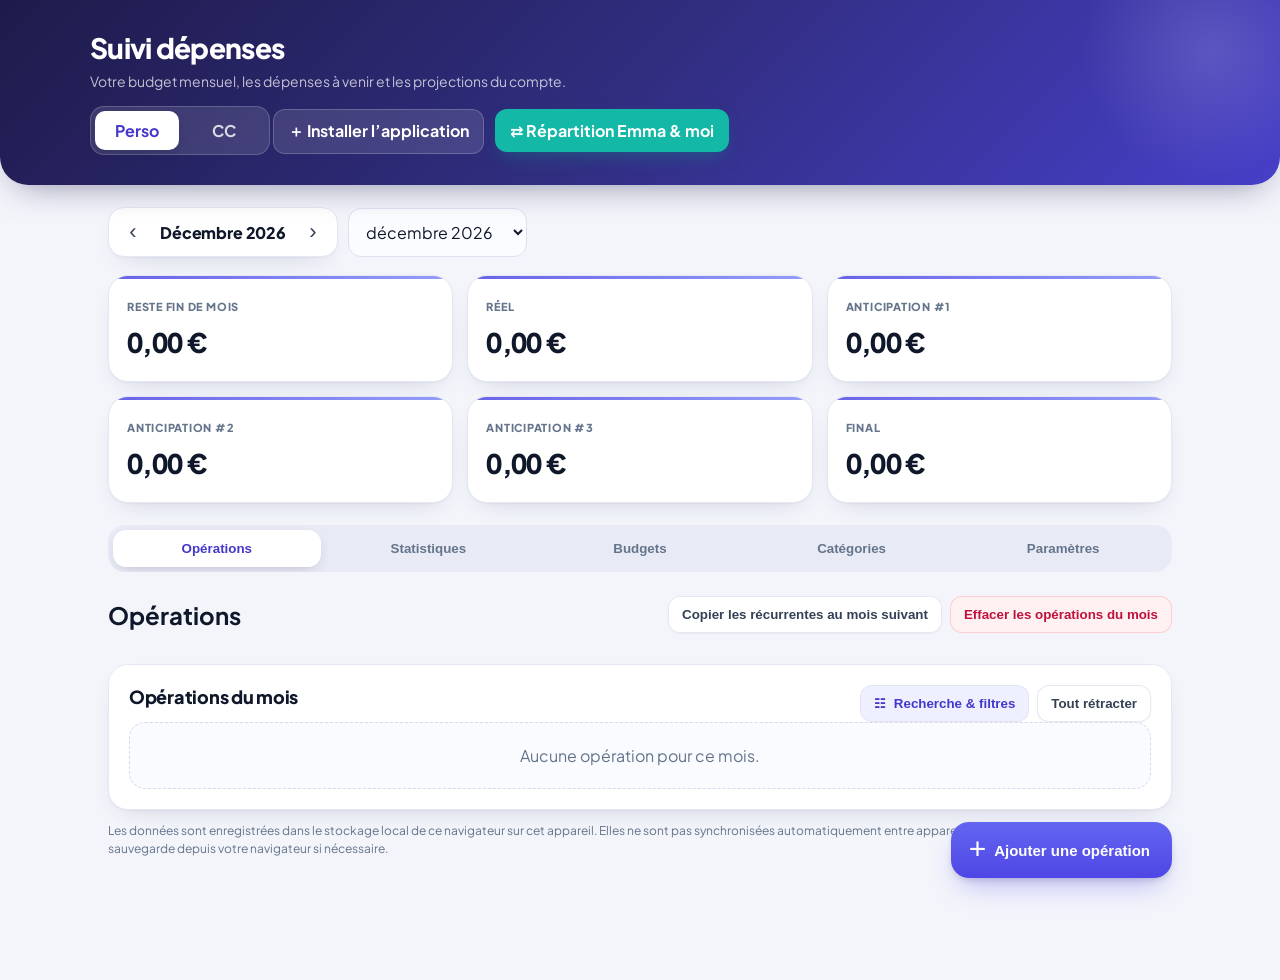
<file: index.html>
<!doctype html>
<html lang="fr">
  <head>
    <meta charset="utf-8" />
    <meta name="viewport" content="width=device-width,initial-scale=1" />
    <meta name="theme-color" content="#312e81" />
    <meta name="description" content="Suivi de vos dépenses, budgets et projections mensuelles." />
    <meta name="mobile-web-app-capable" content="yes" />
    <meta name="apple-mobile-web-app-capable" content="yes" />
    <meta name="apple-mobile-web-app-status-bar-style" content="black-translucent" />
    <link rel="manifest" href="/manifest.json" />
    <link rel="icon" href="/icon.svg" type="image/svg+xml" />
    <link rel="apple-touch-icon" href="/icon.svg" />
    <title>Suivi dépenses</title>
    <link rel="stylesheet" href="styles.css" />
    <link rel="stylesheet" href="theme.css" />
    <link rel="stylesheet" href="components.css" />
    <link rel="stylesheet" href="repartition.css" />
  </head>
  <body>
    <header class="top">
      <h1>Suivi dépenses</h1>
      <p>Votre budget mensuel, les dépenses à venir et les projections du compte.</p>
      <div class="profile-toggle" role="group" aria-label="Espace de suivi">
        <button type="button" data-profile="perso" id="profilePerso" aria-pressed="true">Perso</button
        ><button type="button" data-profile="cc" id="profileCC" aria-pressed="false">CC</button>
      </div>
      <button id="installApp" class="install-app" type="button">＋ Installer l’application</button>
      <div id="installHelp" class="install-help" hidden></div>
      <button
        id="sharedCalcOpen"
        class="install-app"
        type="button"
        style="margin-left: 8px; background: #0f766e"
      >
        ⇄ Répartition Emma & moi
      </button>
    </header>
    <main class="wrap">
      <div class="toolbar">
        <div class="monthnav">
          <button id="prev" aria-label="Mois précédent">‹</button><strong id="monthLabel"></strong
          ><button id="next" aria-label="Mois suivant">›</button>
        </div>
        <div class="field" style="min-width: 170px"><select id="monthSelect" aria-label="Mois"></select></div>
      </div>
      <div class="grid" id="metrics"></div>
      <nav class="tabs">
        <button class="active" data-tab="entries">Opérations</button
        ><button data-tab="stats">Statistiques</button><button data-tab="budgets">Budgets</button
        ><button data-tab="categories">Catégories</button><button data-tab="settings">Paramètres</button>
      </nav>
      <section id="entries" class="tabcontent">
        <div class="sectionhead entries-heading">
          <h2>Opérations</h2>
          <div class="actions entry-main-actions" style="margin-top: 0">
            <button class="btn" type="button" id="copyRecurring">
              <span class="desktop-action-label">Copier les récurrentes au mois suivant</span
              ><span class="mobile-action-label">Copier récurrentes</span></button
            ><button
              class="btn danger delete-month-button"
              type="button"
              id="clearMonthEntries"
              aria-label="Effacer les opérations du mois"
              title="Effacer les opérations du mois"
            >
              <span class="delete-month-icon" aria-hidden="true">🗑</span
              ><span class="desktop-action-label">Effacer les opérations du mois</span>
            </button>
          </div>
        </div>

        <div class="panel">
          <div class="sectionhead">
            <h2>Opérations du mois</h2>
            <div class="entry-tools">
              <button
                class="btn entry-filter-trigger"
                type="button"
                id="openEntryFilters"
                aria-haspopup="dialog"
                aria-controls="entryFiltersModal"
              >
                <span aria-hidden="true">☷</span> Recherche & filtres
                <span id="entryFilterCount" class="filter-count hidden"></span></button
              ><button class="btn" type="button" id="toggleAllEntryGroups">Tout rétracter</button>
            </div>
          </div>
          <div id="entryList" class="list"></div>
        </div>
      </section>
      <section id="stats" class="tabcontent hidden">
        <div class="panel">
          <div class="sectionhead">
            <h2 id="catChartTitle">Dépenses par catégorie</h2>
            <span class="note" id="catChartTotal"></span>
          </div>
          <p class="note">
            Dépenses du mois affiché (effectuées et à venir), de la plus grosse à la plus petite, comparées au
            mois précédent.
          </p>
          <div id="catChart" class="hbar-chart"></div>
        </div>
        <div class="panel">
          <h2>Évolution sur 12 mois</h2>
          <p class="note">Solde « Final » projeté en fin de mois, jusqu’au mois affiché.</p>
          <div id="balanceChart" class="line-chart"></div>
          <details class="chart-table">
            <summary>Voir le tableau des montants</summary>
            <div id="balanceTable"></div>
          </details>
        </div>
      </section>
      <section id="budgets" class="tabcontent hidden">
        <div class="panel">
          <h2>Budgets mensuels</h2>
          <p class="note">
            Le budget restant correspond au montant défini moins les dépenses effectuées affectées à ce
            budget.
          </p>
          <div class="actions" style="margin-bottom: 14px">
            <button class="btn" type="button" id="copyBudgetsPrev">
              Récupérer les budgets du mois précédent
            </button>
          </div>
          <form id="budgetForm">
            <input type="hidden" id="editBudgetId" />
            <div class="formgrid">
              <div class="field">
                <label for="budgetName">Nom du budget</label
                ><input id="budgetName" required placeholder="Ex. Courses" />
              </div>
              <div class="field">
                <label for="budgetAmount">Montant mensuel (€)</label
                ><input id="budgetAmount" type="number" inputmode="decimal" min="0" step=".01" required />
              </div>
            </div>
            <div class="actions">
              <button class="btn primary" id="budgetSubmit">Ajouter / mettre à jour</button
              ><button class="btn hidden" type="button" id="cancelBudgetEdit">Annuler la modification</button>
            </div>
          </form>
          <div id="budgetList"></div>
        </div>
      </section>
      <section id="categories" class="tabcontent hidden">
        <div class="panel">
          <h2>Catégories</h2>
          <form id="categoryForm">
            <div class="formgrid">
              <div class="field">
                <label for="categoryName">Nouvelle catégorie</label
                ><input id="categoryName" required placeholder="Ex. Santé" />
              </div>
            </div>
            <div class="actions"><button class="btn primary">Ajouter la catégorie</button></div>
          </form>
          <div id="categoryList" class="list"></div>
        </div>
      </section>
      <section id="settings" class="tabcontent hidden">
        <div class="panel">
          <h2>Paramètres — sauvegarde des données</h2>
          <p class="note">
            Les sauvegardes contiennent les opérations, catégories, budgets et soldes. Les données restent sur
            cet appareil tant que tu ne les exportes pas.
          </p>
          <div class="panel">
            <h2>Opérations récurrentes</h2>
            <label class="switch-row"
              ><input type="checkbox" id="autoRecurring" /> Ajouter automatiquement les récurrentes du mois
              précédent</label
            >
            <p class="note">
              Quand tu ouvres le mois en cours ou le mois suivant pour la première fois, les opérations
              marquées « Récurrente » du mois précédent y sont recopiées en « à venir ». Une opération
              supprimée ensuite ne sera pas recréée. Réglage propre à chaque profil (Perso / CC).
            </p>
          </div>
          <div class="panel">
            <h2>Exporter les données</h2>
            <p class="note">
              Choisis le contenu à sauvegarder. Le fichier JSON pourra être conservé puis réimporté plus tard.
            </p>
            <div class="actions">
              <button class="btn primary" type="button" id="exportPerso">Exporter Perso</button
              ><button class="btn primary" type="button" id="exportCC">Exporter CC</button
              ><button class="btn primary" type="button" id="exportBoth">Exporter Perso + CC</button>
            </div>
          </div>
          <div class="panel">
            <h2>Importer une sauvegarde</h2>
            <p class="note">
              Sélectionne un fichier de sauvegarde JSON depuis ton appareil. Seuls les profils présents dans
              le fichier seront remplacés. Une confirmation sera demandée avant de remplacer les données
              existantes.
            </p>
            <input id="importFile" type="file" accept=".json,application/json" hidden />
            <div class="actions">
              <button class="btn primary" type="button" id="chooseImport">
                Choisir un fichier à importer
              </button>
            </div>
            <p id="settingsStatus" class="note" role="status" aria-live="polite"></p>
          </div>
        </div>
      </section>
      <p class="note">
        Les données sont enregistrées dans le stockage local de ce navigateur sur cet appareil. Elles ne sont
        pas synchronisées automatiquement entre appareils : exportez régulièrement une sauvegarde depuis votre
        navigateur si nécessaire.
      </p>
    </main>
    <!-- Bouton flottant et fenêtres : hors des onglets animés pour rester fixés à l’écran -->
    <button
      class="btn primary fab"
      type="button"
      id="openEntryModal"
      aria-label="Ajouter une opération"
      title="Ajouter une opération"
    >
      <span aria-hidden="true" class="fab-plus">+</span><span class="fab-label">Ajouter une opération</span>
    </button>
    <div class="modal hidden" id="entryModal" role="dialog" aria-modal="true" aria-labelledby="formTitle">
      <div class="modal-backdrop" id="modalBackdrop"></div>
      <div class="modalbox entry-modalbox">
        <div class="sectionhead modal-head">
          <h2 id="formTitle">Ajouter une opération</h2>
          <button class="btn" type="button" id="closeEntryModal" aria-label="Fermer">✕</button>
        </div>
        <form id="entryForm" class="modal-form">
          <input type="hidden" id="editId" />
          <div class="formgrid entry-formgrid">
            <div class="field">
              <label for="amount">Montant (€)</label
              ><input
                id="amount"
                type="number"
                inputmode="decimal"
                step=".01"
                min="0"
                required
                placeholder="0,00"
              />
            </div>
            <div class="field">
              <label for="type">Type</label
              ><select id="type">
                <option value="expense">Dépense</option>
                <option value="income">Revenu</option>
              </select>
            </div>
            <div class="field full">
              <label for="label">Libellé</label
              ><input
                id="label"
                required
                placeholder="Ex. Courses, salaire…"
                list="labelSuggestions"
                autocomplete="off"
              /><datalist id="labelSuggestions"></datalist>
              <div id="labelHint" class="field-hint hidden"></div>
            </div>
            <div class="field"><label for="date">Date</label><input id="date" type="date" required /></div>
            <div class="field">
              <label for="category">Catégorie</label
              ><select id="category"></select>
            </div>
            <div class="field">
              <label for="budget">Budget</label
              ><select id="budget"></select>
            </div>
            <div class="field">
              <label for="notes">Note</label><input id="notes" placeholder="Facultatif" />
            </div>
            <div class="field full">
              <div class="checkrow">
                <label><input id="done" type="checkbox" /> Effectuée / reçue</label
                ><label><input id="recurring" type="checkbox" /> Récurrente</label
                ><label><input id="planned" type="checkbox" /> Prévu</label
                ><label><input id="afterSalary" type="checkbox" /> Après salaire</label>
              </div>
            </div>
          </div>
          <div class="actions modal-actions">
            <button class="btn primary" type="submit">Enregistrer</button
            ><button class="btn" type="button" id="cancelEdit">Annuler</button>
          </div>
        </form>
      </div>
    </div>
    <div class="modal hidden" id="doneModal" role="dialog" aria-modal="true" aria-labelledby="doneTitle">
      <div class="modal-backdrop" id="doneBackdrop"></div>
      <div class="modalbox done-box">
        <div class="sectionhead modal-head">
          <h2 id="doneTitle">Marquer comme effectuée</h2>
          <button class="btn" type="button" id="closeDoneModal" aria-label="Fermer">✕</button>
        </div>
        <p class="done-label" id="doneLabel"></p>
        <form id="doneForm">
          <div class="field">
            <label for="doneDate">Date de l’opération</label><input id="doneDate" type="date" required />
          </div>
          <div class="date-shortcuts" id="doneShortcuts"></div>
          <div class="field">
            <label for="doneAmount">Montant réel (€)</label
            ><input id="doneAmount" type="number" inputmode="decimal" step=".01" min="0" required />
          </div>
          <div class="actions modal-actions">
            <button class="btn primary" type="submit" id="doneSubmit">Valider</button
            ><button class="btn" type="button" id="cancelDone">Annuler</button>
          </div>
        </form>
      </div>
    </div>
    <div
      class="modal hidden"
      id="entryFiltersModal"
      role="dialog"
      aria-modal="true"
      aria-labelledby="entryFiltersTitle"
    >
      <div class="modal-backdrop" id="entryFiltersBackdrop"></div>
      <div class="modalbox entry-filters-box">
        <div class="sectionhead modal-head">
          <h2 id="entryFiltersTitle">Recherche, tri et filtres</h2>
          <button class="btn" type="button" id="closeEntryFilters" aria-label="Fermer">✕</button>
        </div>
        <div class="entry-filter-fields">
          <div class="field">
            <label for="keywordSearch">Recherche</label
            ><input
              id="keywordSearch"
              type="search"
              aria-label="Rechercher dans les opérations"
              placeholder="Rechercher une opération…"
            />
          </div>
          <div class="field">
            <label for="dateSort">Trier par date</label
            ><select id="dateSort" aria-label="Trier par date">
              <option value="desc">Date : plus récente</option>
              <option value="asc">Date : plus ancienne</option>
            </select>
          </div>
          <div class="field">
            <label for="filter">Type d’opération</label
            ><select id="filter" aria-label="Filtrer par type">
              <option value="all">Toutes</option>
              <option value="expense">Dépenses</option>
              <option value="income">Revenus</option>
              <option value="pending">À effectuer</option>
              <option value="done">Effectuées</option>
              <option value="recurring">Récurrentes</option>
            </select>
          </div>
          <div class="field">
            <label for="categoryFilter">Catégorie</label
            ><select id="categoryFilter" aria-label="Filtrer par catégorie">
              <option value="all">Toutes les catégories</option>
            </select>
          </div>
        </div>
        <div class="entry-filter-actions">
          <button class="btn" type="button" id="resetEntryFilters">Réinitialiser</button
          ><button class="btn primary" type="button" id="applyEntryFilters">Afficher les opérations</button>
        </div>
      </div>
    </div>

    <section id="sharedCalcPage" aria-label="Répartition des dépenses communes">
      <header class="sc-top">
        <div class="sc-topline">
          <button id="sharedCalcBack" class="sc-btn" type="button">← Retour</button>
          <h1>Répartition des dépenses communes</h1>
        </div>
        <div class="sc-muted" style="color: #cbd5e1; margin-top: 7px">
          Calculez le prorata d’Emma et du second participant, puis répartissez les dépenses mensuelles.
        </div>
      </header>
      <div class="sc-body">
        <div class="sc-card">
          <h2>1. Revenus et prorata de participation</h2>
          <p class="sc-muted">
            Le prorata est calculé sur le revenu net estimé auquel s’ajoute la valeur mensuelle des tickets
            restaurant. Le taux brut/net est ajustable : il s’agit d’une estimation, pas d’un calcul de paie
            officiel.
          </p>
          <div class="sc-grid" style="margin-bottom: 12px">
            <div class="sc-field">
              <label for="scRate">Part du brut correspondant au net (%)</label
              ><input id="scRate" type="number" inputmode="decimal" min="1" max="100" step=".1" value="78" />
            </div>
            <div class="sc-field">
              <label>Base du prorata</label><input value="Net + tickets restaurant" readonly />
            </div>
          </div>
          <div class="sc-grid">
            <div class="sc-salary">
              <h3>Moi</h3>
              <div class="sc-grid">
                <div class="sc-field">
                  <label for="scMeGross">Salaire brut mensuel (€)</label
                  ><input
                    id="scMeGross"
                    type="number"
                    inputmode="decimal"
                    min="0"
                    step=".01"
                    placeholder="0,00"
                  />
                </div>
                <div class="sc-field">
                  <label for="scMeNet">Salaire net mensuel (€)</label
                  ><input
                    id="scMeNet"
                    type="number"
                    inputmode="decimal"
                    min="0"
                    step=".01"
                    placeholder="0,00"
                  />
                </div>
                <div class="sc-field" style="grid-column: 1/-1">
                  <label for="scMeTR">Tickets restaurant reçus / mois (€)</label
                  ><input
                    id="scMeTR"
                    type="number"
                    inputmode="decimal"
                    min="0"
                    step=".01"
                    placeholder="Valeur totale mensuelle"
                  />
                </div>
              </div>
              <div class="sc-muted">Revenu retenu : <b id="scMeBase">0,00 €</b></div>
              <div class="sc-ratio" id="scMeRatio">0 %</div>
            </div>
            <div class="sc-salary">
              <h3>Emma</h3>
              <div class="sc-grid">
                <div class="sc-field">
                  <label for="scEmmaGross">Salaire brut mensuel (€)</label
                  ><input
                    id="scEmmaGross"
                    type="number"
                    inputmode="decimal"
                    min="0"
                    step=".01"
                    placeholder="0,00"
                  />
                </div>
                <div class="sc-field">
                  <label for="scEmmaNet">Salaire net mensuel (€)</label
                  ><input
                    id="scEmmaNet"
                    type="number"
                    inputmode="decimal"
                    min="0"
                    step=".01"
                    placeholder="0,00"
                  />
                </div>
                <div class="sc-field" style="grid-column: 1/-1">
                  <label for="scEmmaTR">Tickets restaurant reçus / mois (€)</label
                  ><input
                    id="scEmmaTR"
                    type="number"
                    inputmode="decimal"
                    min="0"
                    step=".01"
                    placeholder="Valeur totale mensuelle"
                  />
                </div>
              </div>
              <div class="sc-muted">Revenu retenu : <b id="scEmmaBase">0,00 €</b></div>
              <div class="sc-ratio" id="scEmmaRatio">0 %</div>
            </div>
          </div>
        </div>
        <div class="sc-card">
          <div><h2 style="margin: 0">2. Dépenses et budgets mensuels</h2></div>
          <p class="sc-muted">
            Choisissez un partage au prorata ou à parts égales (50/50). Les cases TR se trouvent uniquement à
            côté des totaux de chacun : cochez-les pour déduire les tickets restaurant mensuels de la somme à
            verser.
          </p>
          <div class="sc-row sc-rowhead" style="display: none">
            <span>Dépense</span><span>Montant</span><span>Répartition</span><span>TR / action</span>
          </div>
          <div id="scExpenseRows"></div>
          <button id="scAddExpense" class="sc-btn primary sc-add-large" type="button">
            <span style="font-size: 22px; line-height: 1">＋</span> Ajouter une dépense à répartir
          </button>
          <div class="sc-note">
            Les données de cette page sont sauvegardées localement sur cet appareil, séparément des opérations
            et budgets du suivi principal.
          </div>
        </div>
        <div class="sc-card">
          <h2>3. Totaux de la répartition</h2>
          <div class="sc-totals">
            <div class="sc-total">
              <small>Total des dépenses</small><strong id="scGrandTotal">0,00 €</strong>
            </div>
            <div class="sc-total">
              <small>À payer par moi</small
              ><label class="sc-check" style="display: flex; align-items: center; gap: 6px; margin: 7px 0"
                ><input id="scMeDeductTR" type="checkbox" /> Déduire mes TR</label
              ><strong id="scMeTotal">0,00 €</strong>
            </div>
            <div class="sc-total">
              <small>À payer par Emma</small
              ><label class="sc-check" style="display: flex; align-items: center; gap: 6px; margin: 7px 0"
                ><input id="scEmmaDeductTR" type="checkbox" /> Déduire ses TR</label
              ><strong id="scEmmaTotal">0,00 €</strong>
            </div>
          </div>
          <div style="margin-top: 12px">
            <div class="sc-line">
              <span>Part de moi avant déduction TR</span><span id="scMeBefore">0,00 €</span>
            </div>
            <div class="sc-line"><span>Tickets utilisés pour moi</span><span id="scMeUsed">0,00 €</span></div>
            <div class="sc-line">
              <span>Part d’Emma avant déduction TR</span><span id="scEmmaBefore">0,00 €</span>
            </div>
            <div class="sc-line">
              <span>Tickets utilisés pour Emma</span><span id="scEmmaUsed">0,00 €</span>
            </div>
          </div>
        </div>
      </div>
      <div class="sc-card" id="scHistoryCard">
        <h2>4. Sauvegarde et historique</h2>
        <p class="sc-muted">
          Exportez une sauvegarde de vos salaires et de la répartition, ou enregistrez un instantané daté pour
          comparer les montants à la situation actuelle. Les sauvegardes restent sur cet appareil tant que
          vous ne les exportez pas.
        </p>
        <div style="display: flex; gap: 8px; flex-wrap: wrap; margin: 12px 0">
          <button id="scExportBackup" class="sc-btn" type="button">⇩ Exporter la sauvegarde</button
          ><button id="scSaveHistory" class="sc-btn primary" type="button">
            ＋ Enregistrer dans l’historique
          </button>
        </div>
        <div id="scBackupStatus" class="sc-muted" role="status" style="margin-bottom: 10px"></div>
        <div id="scHistoryList"></div>
      </div>
    </section>
    <script src="ui.js"></script>
    <script src="repartition.js"></script>
    <script src="stats.js"></script>
    <script src="app.js"></script>
    <script src="pwa.js"></script>
  </body>
</html>
</file>
<file: styles.css>
:root {
  font-family:
    Inter,
    system-ui,
    -apple-system,
    Segoe UI,
    sans-serif;
  color: #172033;
  background: #f4f6fb;
}
* {
  box-sizing: border-box;
}
body {
  margin: 0;
}
.top {
  background: #315ee8;
  color: white;
  padding: 22px max(18px, calc((100% - 1100px) / 2));
}
.top.profile-cc {
  background: #9b1349;
}
.top h1 {
  margin: 0;
  font-size: 26px;
}
.top p {
  margin: 6px 0 0;
  color: #bdc8d9;
}
.profile-toggle {
  display: inline-flex;
  gap: 4px;
  padding: 4px;
  margin-top: 14px;
  border: 1px solid #64748b;
  border-radius: 12px;
  background: #263449;
}
.profile-toggle button {
  border: 0;
  border-radius: 8px;
  padding: 9px 20px;
  background: transparent;
  color: #dbe5f5;
  font: inherit;
  font-weight: 750;
  cursor: pointer;
  min-width: 82px;
}
.profile-toggle button.active {
  background: #fff;
  color: #172033;
  box-shadow: 0 1px 4px #0002;
}
.install-app {
  margin-top: 14px;
  border: 1px solid #64748b;
  border-radius: 10px;
  padding: 10px 14px;
  background: #315ee8;
  color: #fff;
  font: inherit;
  font-weight: 700;
  cursor: pointer;
}
.install-help {
  font-size: 12px;
  color: #dbe5f5;
  margin-top: 8px;
  max-width: 560px;
}
.wrap {
  max-width: 1100px;
  margin: auto;
  padding: 18px;
}
.toolbar {
  display: flex;
  gap: 10px;
  flex-wrap: wrap;
  align-items: center;
  margin-bottom: 16px;
}
.toolbar input,
.toolbar select,
.field input,
.field select,
.field textarea {
  border: 1px solid #d7dce7;
  border-radius: 10px;
  padding: 11px;
  background: white;
  font: inherit;
  width: 100%;
  color: #172033;
}
.toolbar select {
  width: auto;
  min-width: 145px;
}
.tabs {
  display: flex;
  gap: 8px;
  overflow: auto;
  margin: 14px 0;
}
.tabs button,
.btn {
  border: 0;
  border-radius: 10px;
  padding: 11px 14px;
  font-weight: 650;
  cursor: pointer;
  background: #e5e9f2;
  color: #273248;
  white-space: nowrap;
}
.tabs button.active,
.btn.primary {
  background: #315ee8;
  color: white;
}
.btn.danger {
  background: #fee2e2;
  color: #991b1b;
}
.grid {
  display: grid;
  grid-template-columns: repeat(3, minmax(0, 1fr));
  gap: 12px;
}
.metric,
.panel {
  background: white;
  border: 1px solid #e4e8f0;
  border-radius: 16px;
  padding: 16px;
  box-shadow: 0 3px 14px #1c2a4410;
}
.metric {
  appearance: none;
  font: inherit;
  color: inherit;
  text-align: left;
  width: 100%;
  cursor: pointer;
  transition:
    box-shadow 0.18s,
    border-color 0.18s;
}
.metric:focus-visible {
  outline: 3px solid #9bb5ff;
  outline-offset: 2px;
}
.metric.expanded {
  border-color: #9aaddb;
  box-shadow: 0 4px 18px #315ee822;
}
.metric small {
  color: #68748a;
  font-weight: 650;
}
.metric strong {
  display: block;
  font-size: 24px;
  margin: 8px 0 4px;
  overflow-wrap: anywhere;
}
.metric span {
  font-size: 12px;
  color: #68748a;
}
.metric .metric-detail {
  display: none;
  margin-top: 10px;
  padding-top: 10px;
  border-top: 1px solid #edf0f5;
  line-height: 1.5;
}
.metric.expanded .metric-detail {
  display: block;
}
.panel {
  margin-top: 14px;
}
.panel h2 {
  font-size: 18px;
  margin: 0 0 14px;
}
.formgrid {
  display: grid;
  grid-template-columns: repeat(2, minmax(0, 1fr));
  gap: 12px;
}
.field label {
  display: block;
  font-size: 13px;
  font-weight: 700;
  margin-bottom: 6px;
  color: #536078;
}
.field.full {
  grid-column: 1/-1;
}
.checkrow {
  display: flex;
  gap: 14px;
  flex-wrap: wrap;
}
.checkrow label {
  display: flex;
  align-items: center;
  gap: 6px;
  font-size: 14px;
}
.checkrow input {
  width: auto;
}
.actions {
  display: flex;
  gap: 8px;
  flex-wrap: wrap;
  margin-top: 14px;
}
.list {
  display: flex;
  flex-direction: column;
  gap: 8px;
}
.entry-group {
  display: flex;
  flex-direction: column;
  gap: 8px;
  margin-top: 14px;
}
.entry-group:first-child {
  margin-top: 0;
}
.entry-group-title {
  font-size: 15px;
  margin: 0;
  padding: 9px 12px;
  background: #eef2f8;
  border-radius: 9px;
  color: #26344d;
}
.entry-group-title span {
  font-size: 12px;
  font-weight: 500;
  color: #68748a;
}
.entry-group.upcoming-recurring .item {
  background: #eaf2ff;
  border-color: #bfd4ff;
}
.entry-group.upcoming-planned .item {
  background: #fff5df;
  border-color: #f1d28c;
}
.entry-group.upcoming-after-salary .item {
  background: #f1eaff;
  border-color: #d7c5ff;
}
.entry-group.upcoming-other .item {
  background: #e4f7ed;
  border-color: #b5e4ca;
}
.modal {
  position: fixed;
  inset: 0;
  z-index: 1000;
  display: flex;
  align-items: center;
  justify-content: center;
  padding: 16px;
}
.modal.hidden {
  display: none !important;
}
.modal-backdrop {
  position: absolute;
  inset: 0;
  background: #101827aa;
}
.modalbox {
  position: relative;
  z-index: 1;
  background: white;
  border-radius: 16px;
  padding: 18px;
  width: min(680px, 100%);
  max-height: calc(100dvh - 32px);
  overflow: auto;
  box-shadow: 0 20px 70px #0004;
}
.modalbox .sectionhead {
  margin-bottom: 14px;
}
.modalbox .sectionhead h2 {
  margin: 0;
}
.item {
  border: 1px solid #e4e8f0;
  border-radius: 12px;
  padding: 10px 12px;
  display: flex;
  flex-direction: column;
  gap: 8px;
}
.itemmain {
  min-width: 0;
}
.itemtop {
  display: flex;
  align-items: center;
  justify-content: space-between;
  gap: 10px;
}
.itemmain b {
  display: block;
  min-width: 0;
  overflow-wrap: anywhere;
  font-size: 15px;
  line-height: 1.3;
}
.itemamount {
  display: flex;
  align-items: center;
  gap: 5px;
  flex-shrink: 0;
}
.item .actions {
  display: grid;
  grid-template-columns: repeat(5, minmax(0, 1fr));
  gap: 5px;
  margin-top: 0;
}
.item .actions .btn {
  min-width: 0;
  padding: 7px 3px;
  font-size: 11px;
  border-radius: 8px;
  white-space: nowrap;
}
.item > div:last-child {
  text-align: left !important;
  margin-top: 0;
}
.item .amount {
  font-size: 15px;
}
.meta {
  font-size: 12px;
  color: #69758a;
  margin-top: 4px;
}
.amount {
  font-weight: 750;
  white-space: nowrap;
}
.positive {
  color: #16804a;
}
.negative {
  color: #c33c48;
}
.pill {
  display: inline-block;
  background: #eef2ff;
  color: #334db6;
  border-radius: 20px;
  padding: 3px 7px;
  font-size: 11px;
  margin: 3px 3px 0 0;
}
.muted {
  color: #6d788c;
}
.empty {
  padding: 22px;
  text-align: center;
  color: #6d788c;
}
.budgetrow {
  display: grid;
  grid-template-columns: 1fr auto;
  gap: 8px;
  padding: 12px 0;
  border-bottom: 1px solid #edf0f5;
}
.budgetrow.over-budget {
  background: #fff0f3;
  border: 1px solid #f3b8c5;
  border-radius: 10px;
  padding: 12px;
}
.bar {
  height: 7px;
  background: #e9edf5;
  border-radius: 9px;
  overflow: visible;
  margin-top: 7px;
}
.bar i {
  display: block;
  height: 100%;
  background: #4265e8;
}
.hidden {
  display: none !important;
}
.note {
  font-size: 12px;
  color: #6d788c;
  line-height: 1.5;
}
.sectionhead {
  display: flex;
  justify-content: space-between;
  gap: 12px;
  align-items: center;
  flex-wrap: wrap;
}
.monthnav {
  display: flex;
  gap: 8px;
  align-items: center;
}
.monthnav button {
  border: 0;
  border-radius: 9px;
  padding: 8px 12px;
  background: #e5e9f2;
}
.monthnav strong {
  min-width: 120px;
  text-align: center;
}
@media (max-width: 700px) {
  .grid {
    grid-template-columns: repeat(2, minmax(0, 1fr));
  }
  .metric strong {
    font-size: 20px;
  }
  .formgrid {
    grid-template-columns: 1fr;
  }
  .field.full {
    grid-column: auto;
  }
  .wrap {
    padding: 12px;
  }
  .item .actions .btn {
    font-size: 10px;
    padding: 7px 2px;
  }
}
@media (max-width: 390px) {
  .grid {
    grid-template-columns: 1fr 1fr;
  }
  .metric {
    padding: 12px;
  }
  .metric strong {
    font-size: 18px;
  }
}

.entry-tools {
  display: flex;
  align-items: center;
  gap: 8px;
  flex-wrap: wrap;
}
.entry-filter-trigger {
  display: inline-flex;
  align-items: center;
  gap: 8px;
  background: #eef2ff;
  color: #334db6;
}
.filter-count {
  display: inline-flex;
  align-items: center;
  justify-content: center;
  min-width: 20px;
  height: 20px;
  padding: 0 6px;
  border-radius: 20px;
  background: #315ee8;
  color: #fff;
  font-size: 11px;
}
.entry-filters-box {
  width: min(520px, 100%);
}
.entry-filter-fields {
  display: grid;
  grid-template-columns: 1fr 1fr;
  gap: 14px;
  margin-top: 18px;
}
.entry-filter-fields .field {
  min-width: 0;
}
.entry-filter-fields input,
.entry-filter-fields select {
  width: 100%;
  border: 1px solid #d7dce7;
  border-radius: 10px;
  padding: 11px;
  background: white;
  font: inherit;
  color: #172033;
}
.entry-filter-actions {
  display: flex;
  justify-content: space-between;
  gap: 10px;
  margin-top: 20px;
}
.entry-filter-actions .btn.primary {
  margin-left: auto;
}
@media (max-width: 700px) {
  .entry-tools {
    width: 100%;
    justify-content: space-between;
  }
  .entry-tools .btn {
    padding: 9px 11px;
    font-size: 13px;
  }
  .entry-filters-box {
    align-self: flex-end;
    width: 100%;
    max-width: none;
    margin: 0;
    border-radius: 18px 18px 0 0;
    max-height: min(82dvh, 720px);
    padding: 20px 18px calc(18px + env(safe-area-inset-bottom));
  }
  .modal#entryFiltersModal {
    align-items: flex-end;
    padding: 0;
  }
  .entry-filter-fields {
    grid-template-columns: 1fr;
    gap: 12px;
  }
  .entry-filter-actions {
    position: sticky;
    bottom: -20px;
    background: white;
    padding: 12px 0 2px;
  }
  .entry-filter-actions .btn {
    flex: 1;
  }
}
.mobile-action-label {
  display: none;
}
.delete-month-icon {
  display: none;
}
@media (max-width: 700px) {
  .entries-heading {
    display: block;
  }
  .entry-main-actions {
    display: grid;
    grid-template-columns: minmax(0, 1fr) 42px minmax(0, 1fr);
    gap: 6px;
    width: 100%;
    margin-top: 10px !important;
    flex-wrap: nowrap;
  }
  .entry-main-actions .btn {
    min-width: 0;
    width: 100%;
    height: 42px;
    padding: 7px 5px;
    display: flex;
    align-items: center;
    justify-content: center;
    text-align: center;
    white-space: nowrap;
    font-size: 11px;
    line-height: 1.15;
  }
  .entry-main-actions .mobile-action-label {
    display: inline;
  }
  .entry-main-actions .desktop-action-label {
    display: none;
  }
  .entry-main-actions .delete-month-button {
    padding: 6px;
  }
  .entry-main-actions .delete-month-icon {
    display: inline;
    font-size: 20px;
    line-height: 1;
  }
}
@media (max-width: 390px) {
  .entry-main-actions {
    grid-template-columns: minmax(0, 1fr) 38px minmax(0, 1fr);
    gap: 5px;
  }
  .entry-main-actions .btn {
    font-size: 10px;
    padding: 6px 3px;
  }
}
@media (max-width: 700px) {
  .entry-main-actions {
    width: max-content;
    max-width: 100%;
    margin-left: auto !important;
    grid-template-columns: max-content 42px;
    justify-content: end;
  }
  .entry-main-actions .btn:first-child {
    width: auto;
    min-width: 0;
    padding-left: 10px;
    padding-right: 10px;
  }
}
@media (max-width: 390px) {
  .entry-main-actions {
    grid-template-columns: max-content 38px;
  }
  .entry-main-actions .btn:first-child {
    padding-left: 8px;
    padding-right: 8px;
  }
}
@media (max-width: 700px) {
  .entries-heading {
    display: flex;
    align-items: center;
    justify-content: space-between;
    gap: 8px;
    flex-wrap: nowrap;
  }
  .entries-heading > h2 {
    margin: 0;
    flex: 0 0 auto;
  }
  .entries-heading .entry-main-actions {
    margin-top: 0 !important;
    margin-left: auto !important;
    flex: 0 0 auto;
  }
}
</file>
<file: theme.css>
@import url("https://fonts.googleapis.com/css2?family=Plus+Jakarta+Sans:wght@400;500;600;700;800&display=swap");
/* ===== Refonte esthétique — surcharge visuelle uniquement ===== */
:root {
  --ink: #0f172a;
  --ink-2: #334155;
  --muted: #64748b;
  --line: #e5e8f2;
  --bg: #f3f5fb;
  --brand: #4f46e5;
  --brand-2: #6366f1;
  --brand-ink: #4338ca;
  --brand-soft: #eef0ff;
  --ring: #4f46e526;
  --ring-strong: #818cf8;
  --glow: #4f46e566;
  --hero: linear-gradient(135deg, #1e1b4b 0%, #312e81 50%, #4f46e5 120%);
  --pos: #059669;
  --neg: #e11d48;
  --shadow: 0 1px 2px #0f172a0a, 0 10px 28px -14px #1e1b4b33;
  font-family:
    "Plus Jakarta Sans",
    Inter,
    system-ui,
    -apple-system,
    "Segoe UI",
    sans-serif;
  color: var(--ink);
  background: var(--bg);
}
:root:has(.top.profile-cc) {
  --brand: #be185d;
  --brand-2: #db2777;
  --brand-ink: #9d174d;
  --brand-soft: #fdf0f6;
  --ring: #be185d26;
  --ring-strong: #f472b6;
  --glow: #be185d66;
  --hero: linear-gradient(135deg, #4c0519 0%, #881337 50%, #be185d 120%);
}
html {
  scroll-behavior: smooth;
  -webkit-tap-highlight-color: transparent;
}
body {
  background: var(--bg);
  color: var(--ink);
  -webkit-font-smoothing: antialiased;
  text-rendering: optimizeLegibility;
}
button:focus-visible,
select:focus-visible,
input:focus-visible,
textarea:focus-visible {
  outline: 3px solid var(--ring-strong);
  outline-offset: 2px;
}

/* Corrections de deux règles cassées par un « \n » parasite */
.entry-tools {
  display: flex;
  align-items: center;
  gap: 8px;
  flex-wrap: wrap;
}
.mobile-action-label {
  display: none;
}

/* En-tête */
.top {
  background: var(--hero);
  border-radius: 0 0 28px 28px;
  padding: 30px max(18px, calc((100% - 1100px) / 2)) 30px;
  box-shadow: 0 14px 34px -16px #1e1b4b88;
  position: relative;
  overflow: hidden;
}
.top::after {
  content: "";
  position: absolute;
  right: -60px;
  top: -80px;
  width: 260px;
  height: 260px;
  border-radius: 50%;
  background: radial-gradient(circle, #ffffff24, transparent 70%);
  pointer-events: none;
}
.top.profile-cc {
  background: var(--hero);
}
.top h1 {
  font-size: 28px;
  font-weight: 800;
  letter-spacing: -0.025em;
}
.top p {
  color: #ffffffb8;
  font-size: 14px;
  line-height: 1.5;
  max-width: 560px;
}
.profile-toggle {
  background: #ffffff1f;
  border: 1px solid #ffffff2e;
  border-radius: 14px;
  backdrop-filter: blur(6px);
}
.profile-toggle button {
  color: #ffffffd0;
  border-radius: 10px;
  font-weight: 700;
  transition:
    background 0.18s,
    color 0.18s;
}
.profile-toggle button:hover {
  background: #ffffff1c;
}
.profile-toggle button.active,
.profile-toggle button[aria-pressed="true"] {
  background: #fff;
  color: var(--brand-ink);
  box-shadow: 0 4px 12px -4px #0f172a55;
}
.install-app {
  background: #ffffff1f;
  border: 1px solid #ffffff33;
  border-radius: 12px;
  color: #fff;
  font-weight: 700;
  backdrop-filter: blur(6px);
  transition:
    background 0.18s,
    transform 0.12s;
}
.install-app:hover {
  background: #ffffff33;
}
.install-app:active {
  transform: scale(0.98);
}
#sharedCalcOpen {
  background: #14b8a6 !important;
  border-color: transparent !important;
  box-shadow: 0 8px 20px -8px #0d948888;
}
#sharedCalcOpen:hover {
  background: #0d9488 !important;
}
.install-help {
  color: #ffffffcc;
}

/* Page */
.wrap {
  padding: 22px 18px 56px;
}
.tabcontent:not(.hidden) {
  animation: rise 0.28s ease both;
}
@keyframes rise {
  from {
    opacity: 0;
    transform: translateY(8px);
  }
  to {
    opacity: 1;
    transform: none;
  }
}

/* Navigation mensuelle */
.toolbar {
  margin-bottom: 18px;
}
.monthnav {
  background: #fff;
  border: 1px solid var(--line);
  border-radius: 16px;
  padding: 5px;
  box-shadow: var(--shadow);
}
.monthnav button {
  background: transparent;
  border: 0;
  border-radius: 11px;
  width: 38px;
  height: 38px;
  padding: 0;
  font-size: 22px;
  line-height: 1;
  color: var(--ink-2);
  cursor: pointer;
  transition: background 0.15s;
}
.monthnav button:hover {
  background: var(--brand-soft);
  color: var(--brand-ink);
}
.monthnav strong {
  display: inline-block;
  font-weight: 800;
  letter-spacing: -0.01em;
}
.monthnav strong::first-letter {
  text-transform: uppercase;
}

/* Champs */
.toolbar input,
.toolbar select,
.field input,
.field select,
.field textarea {
  border: 1px solid #dde1ee;
  border-radius: 13px;
  padding: 12px 13px;
  background: #fbfcff;
  color: var(--ink);
  transition:
    border-color 0.15s,
    box-shadow 0.15s,
    background 0.15s;
}
.toolbar input:focus,
.toolbar select:focus,
.field input:focus,
.field select:focus,
.field textarea:focus {
  outline: none;
  border-color: var(--brand-2);
  background: #fff;
  box-shadow: 0 0 0 4px var(--ring);
}
.field label {
  font-size: 12.5px;
  font-weight: 700;
  letter-spacing: 0.01em;
  color: var(--ink-2);
}
.checkrow input[type="checkbox"],
#sharedCalcPage .sc-check input {
  width: 18px;
  height: 18px;
  padding: 0;
  accent-color: var(--brand);
}
.checkrow label {
  padding: 8px 12px;
  border: 1px solid var(--line);
  border-radius: 11px;
  background: #fbfcff;
  cursor: pointer;
}

/* Boutons */
.btn {
  border: 0;
  border-radius: 12px;
  background: #fff;
  color: var(--ink-2);
  font-weight: 700;
  box-shadow:
    inset 0 0 0 1px var(--line),
    0 1px 2px #0f172a0d;
  transition:
    background 0.15s,
    box-shadow 0.15s,
    transform 0.12s;
}
.btn:hover {
  background: #f6f7fd;
}
.btn:active {
  transform: scale(0.97);
}
.btn.primary {
  background: linear-gradient(180deg, var(--brand-2), var(--brand));
  color: #fff;
  box-shadow: 0 8px 18px -8px var(--glow);
}
.btn.primary:hover {
  filter: brightness(1.07);
  background: linear-gradient(180deg, var(--brand-2), var(--brand));
}
.btn.danger {
  background: #fff1f2;
  color: #be123c;
  box-shadow: inset 0 0 0 1px #fecdd3;
}
.btn.danger:hover {
  background: #ffe4e6;
}
.entry-filter-trigger {
  background: var(--brand-soft);
  color: var(--brand-ink);
  box-shadow: inset 0 0 0 1px #0000000d;
}
.filter-count {
  background: var(--brand);
}

/* Onglets (contrôle segmenté) */
.tabs {
  background: #e8ebf6;
  padding: 5px;
  border-radius: 17px;
  gap: 4px;
  margin: 22px 0 8px;
  scrollbar-width: none;
}
.tabs::-webkit-scrollbar {
  display: none;
}
.tabs button {
  flex: 1;
  background: transparent;
  color: var(--muted);
  border-radius: 13px;
  padding: 11px 16px;
  font-weight: 700;
  box-shadow: none;
  transition:
    background 0.18s,
    color 0.18s,
    box-shadow 0.18s;
}
.tabs button:hover {
  color: var(--ink);
}
.tabs button.active {
  background: #fff;
  color: var(--brand-ink);
  box-shadow: 0 4px 14px -6px #1e1b4b55;
}

/* Indicateurs */
.grid {
  gap: 14px;
}
.metric,
.panel {
  border: 1px solid var(--line);
  border-radius: 20px;
  box-shadow: var(--shadow);
}
.metric {
  padding: 18px 18px 16px;
  position: relative;
  overflow: hidden;
  background: #fff;
  transition:
    transform 0.18s,
    box-shadow 0.18s,
    border-color 0.18s;
}
.metric::before {
  content: "";
  position: absolute;
  left: 0;
  right: 0;
  top: 0;
  height: 3px;
  background: linear-gradient(90deg, var(--brand), var(--ring-strong));
  opacity: 0.85;
}
.metric:hover {
  transform: translateY(-2px);
}
.metric.expanded {
  border-color: var(--ring-strong);
  box-shadow: 0 14px 30px -14px var(--glow);
}
.metric small {
  font-size: 11px;
  font-weight: 800;
  text-transform: uppercase;
  letter-spacing: 0.07em;
  color: var(--muted);
}
.metric strong {
  font-size: 27px;
  font-weight: 800;
  letter-spacing: -0.025em;
  margin: 10px 0 6px;
  font-variant-numeric: tabular-nums;
  color: var(--ink);
}
.metric span {
  font-size: 12.5px;
  color: var(--muted);
}
.metric .metric-detail {
  border-top: 1px dashed #dde1ee;
  color: var(--ink-2);
}

/* Panneaux */
.panel {
  padding: 20px;
  background: #fff;
}
.panel .panel {
  box-shadow: none;
  background: #fafbff;
  border-radius: 16px;
}
.panel h2 {
  font-size: 18px;
  font-weight: 800;
  letter-spacing: -0.015em;
}
.note {
  color: var(--muted);
}

/* Liste des opérations */
.list {
  gap: 10px;
}
.entry-group {
  gap: 10px;
  margin-top: 18px;
}
.entry-group-title {
  background: #eef0fa;
  color: var(--ink-2);
  border-radius: 12px;
  padding: 10px 13px;
  font-weight: 800;
  letter-spacing: 0.01em;
  transition: background 0.15s;
}
.entry-group-title:hover {
  background: #e6e9f7;
}
.entry-group-title span {
  color: var(--muted);
  font-weight: 600;
}
.item {
  background: #fff;
  border: 1px solid var(--line);
  border-radius: 15px;
  padding: 13px 15px;
  box-shadow: 0 1px 2px #0f172a08;
  transition:
    box-shadow 0.18s,
    transform 0.15s;
}
.item:hover {
  box-shadow: 0 10px 22px -14px #1e1b4b55;
}
.itemmain b {
  font-weight: 700;
  color: var(--ink);
}
.amount {
  font-weight: 800;
  font-variant-numeric: tabular-nums;
  letter-spacing: -0.01em;
}
.positive {
  color: var(--pos);
}
.negative {
  color: var(--neg);
}
.meta {
  color: var(--muted);
}
.pill {
  background: var(--brand-soft);
  color: var(--brand-ink);
  font-weight: 650;
  padding: 3px 9px;
}
.entry-group.upcoming-recurring .item {
  background: #f6f8ff;
  border-color: #d9e3ff;
  box-shadow: inset 3px 0 0 #6366f1;
}
.entry-group.upcoming-planned .item {
  background: #fffaf0;
  border-color: #f7e5b8;
  box-shadow: inset 3px 0 0 #f59e0b;
}
.entry-group.upcoming-after-salary .item {
  background: #faf7ff;
  border-color: #e6dbfd;
  box-shadow: inset 3px 0 0 #8b5cf6;
}
.entry-group.upcoming-other .item {
  background: #f2fbf6;
  border-color: #c9ecd8;
  box-shadow: inset 3px 0 0 #10b981;
}
.empty {
  border: 1.5px dashed #d5daea;
  border-radius: 16px;
  background: #fafbff;
  color: var(--muted);
}

/* Budgets */
.budgetrow {
  padding: 15px 2px;
  border-bottom: 1px solid #edf0f7;
}
.budgetrow.over-budget {
  background: #fff1f3;
  border: 1px solid #fecdd3;
  border-radius: 15px;
  padding: 14px;
}
.bar {
  height: 9px;
  background: #e8ebf5;
  border-radius: 99px;
  margin-top: 9px;
}
.bar i {
  border-radius: 99px;
  background: linear-gradient(90deg, #6366f1, #818cf8) !important;
  transition: width 0.4s ease;
}
.budgetrow.over-budget .bar i {
  background: linear-gradient(90deg, #f43f5e, #fb7185) !important;
}

/* Fenêtres modales */
.modal-backdrop {
  background: #0f172a8c;
  backdrop-filter: blur(6px);
}
.modalbox {
  border-radius: 24px;
  padding: 22px;
  box-shadow: 0 30px 80px -20px #0f172a77;
  animation: pop 0.22s ease both;
}
@keyframes pop {
  from {
    opacity: 0;
    transform: translateY(10px) scale(0.98);
  }
  to {
    opacity: 1;
    transform: none;
  }
}

/* Page « Répartition » */
#sharedCalcPage {
  --brand: #0f766e;
  --brand-2: #14b8a6;
  --brand-ink: #115e59;
  --brand-soft: #e6fbf7;
  --ring: #0f766e26;
  --ring-strong: #2dd4bf;
  --glow: #0f766e66;
  background: var(--bg);
  font-family: inherit;
}
#sharedCalcPage .sc-top {
  background: linear-gradient(135deg, #042f2e 0%, #115e59 60%, #0f766e 120%);
  border-radius: 0 0 26px 26px;
  padding: 20px max(16px, calc((100% - 1000px) / 2)) 22px;
  box-shadow: 0 14px 34px -16px #042f2e99;
}
#sharedCalcPage .sc-top h1 {
  font-size: 23px;
  font-weight: 800;
  letter-spacing: -0.02em;
}
#sharedCalcPage .sc-top .sc-btn {
  background: #ffffff1f;
  color: #fff;
  box-shadow: inset 0 0 0 1px #ffffff33;
}
#sharedCalcPage .sc-body {
  padding: 18px 14px 56px;
}
#sharedCalcPage .sc-card {
  border: 1px solid var(--line);
  border-radius: 20px;
  padding: 18px;
  box-shadow: var(--shadow);
}
#sharedCalcPage h2 {
  font-weight: 800;
  letter-spacing: -0.015em;
}
#sharedCalcPage input,
#sharedCalcPage select {
  border: 1px solid #dde1ee;
  border-radius: 12px;
  padding: 11px 12px;
  background: #fbfcff;
  transition:
    border-color 0.15s,
    box-shadow 0.15s;
}
#sharedCalcPage input:focus,
#sharedCalcPage select:focus {
  outline: none;
  border-color: var(--brand-2);
  background: #fff;
  box-shadow: 0 0 0 4px var(--ring);
}
#sharedCalcPage .sc-field label {
  font-size: 12.5px;
  color: var(--ink-2);
}
#sharedCalcPage .sc-salary {
  background: #fafcfc;
  border: 1px solid #e3eaea;
  border-radius: 16px;
  padding: 14px;
}
#sharedCalcPage .sc-ratio {
  font-size: 30px;
  font-weight: 800;
  letter-spacing: -0.03em;
  color: var(--brand);
}
#sharedCalcPage .sc-row {
  border-bottom: 1px solid #edf0f7;
}
#sharedCalcPage .sc-btn {
  border-radius: 12px;
  font-weight: 700;
  transition:
    background 0.15s,
    transform 0.12s,
    filter 0.15s;
}
#sharedCalcPage .sc-btn:active {
  transform: scale(0.97);
}
#sharedCalcPage .sc-btn.primary {
  background: linear-gradient(180deg, var(--brand-2), var(--brand));
  box-shadow: 0 8px 18px -8px var(--glow);
}
#sharedCalcPage .sc-btn.primary:hover {
  filter: brightness(1.07);
}
#sharedCalcPage .sc-delete {
  border-radius: 10px;
  background: #fff1f2;
  color: #be123c;
}
#sharedCalcPage .sc-total {
  background: linear-gradient(180deg, #f0fdfa, #e8fbf7);
  border: 1px solid #b6ece1;
  border-radius: 16px;
  padding: 14px;
}
#sharedCalcPage .sc-total small {
  font-weight: 800;
  text-transform: uppercase;
  letter-spacing: 0.06em;
  font-size: 11px;
}
#sharedCalcPage .sc-total strong {
  font-size: 24px;
  font-weight: 800;
  letter-spacing: -0.025em;
  font-variant-numeric: tabular-nums;
}
.sc-add-large {
  border-radius: 15px !important;
  box-shadow: 0 10px 22px -10px #0f766e88;
}

/* Mobile */
@media (max-width: 700px) {
  .top {
    border-radius: 0 0 24px 24px;
    padding-top: 24px;
    padding-bottom: 24px;
  }
  .top h1 {
    font-size: 24px;
  }
  .metric strong {
    font-size: 22px;
  }
  .metric {
    padding: 15px 14px 13px;
  }
  .wrap {
    padding: 18px 12px 48px;
  }
  .panel {
    padding: 16px;
    border-radius: 18px;
  }
  .tabs button {
    padding: 10px 8px;
    font-size: 13px;
  }
  .entry-filters-box {
    border-radius: 24px 24px 0 0;
  }
  #sharedCalcPage .sc-total strong {
    font-size: 21px;
  }
}
@media (max-width: 390px) {
  .metric strong {
    font-size: 19px;
  }
}
@media (prefers-reduced-motion: reduce) {
  *,
  *::before,
  *::after {
    animation: none !important;
    transition: none !important;
    scroll-behavior: auto !important;
  }
}
</file>
<file: components.css>
/* ===== Composants ajoutés : notifications, cartes d'opération, bouton flottant, statistiques ===== */

/* Notifications (toasts) */
.toast-region {
  position: fixed;
  left: 50%;
  bottom: calc(20px + env(safe-area-inset-bottom));
  transform: translateX(-50%);
  z-index: 3000;
  display: flex;
  flex-direction: column;
  gap: 8px;
  width: min(460px, calc(100% - 32px));
  pointer-events: none;
}
.toast {
  pointer-events: auto;
  display: flex;
  align-items: center;
  gap: 10px;
  background: #0f172a;
  color: #fff;
  border-radius: 14px;
  padding: 11px 10px 11px 15px;
  font-size: 14px;
  line-height: 1.4;
  box-shadow: 0 14px 34px -12px #0f172a99;
  animation: toast-in 0.2s ease both;
}
.toast span {
  flex: 1;
  min-width: 0;
}
.toast-error {
  background: #9f1239;
}
.toast-action {
  border: 0;
  background: #ffffff1f;
  color: #fff;
  font: inherit;
  font-weight: 800;
  border-radius: 9px;
  padding: 7px 11px;
  cursor: pointer;
  white-space: nowrap;
}
.toast-action:hover {
  background: #ffffff33;
}
.toast-close {
  border: 0;
  background: transparent;
  color: #ffffffa8;
  font: inherit;
  cursor: pointer;
  padding: 6px;
  border-radius: 8px;
  line-height: 1;
}
.toast-close:hover {
  color: #fff;
}
.toast-leave {
  opacity: 0;
  transform: translateY(6px);
  transition:
    opacity 0.2s,
    transform 0.2s;
}
@keyframes toast-in {
  from {
    opacity: 0;
    transform: translateY(8px);
  }
  to {
    opacity: 1;
    transform: none;
  }
}

/* Carte d'opération : case « effectuée », contenu cliquable, menu ⋯ */
.item.entry {
  flex-direction: row;
  align-items: center;
  gap: 12px;
  padding: 11px 10px 11px 12px;
}
.item.entry .itemmain {
  flex: 1;
  min-width: 0;
  cursor: pointer;
  border-radius: 10px;
  outline-offset: 3px;
}
.item.entry .itemmain:focus-visible {
  outline: 3px solid var(--ring-strong);
}
.item.entry .item-pills {
  margin-top: 2px;
}
.item.entry.is-done .itemmain b {
  color: var(--muted);
}
.item-check {
  display: flex;
  align-items: center;
  justify-content: center;
  flex: 0 0 auto;
  width: 36px;
  height: 36px;
  margin: -4px 0;
  border-radius: 10px;
  cursor: pointer;
}
.item-check:hover {
  background: var(--brand-soft);
}
.item-check input {
  width: 22px;
  height: 22px;
  margin: 0;
  accent-color: var(--brand);
  cursor: pointer;
}
.item-more {
  position: relative;
  flex: 0 0 auto;
}
.item .item-more .item-more-btn {
  width: 38px;
  height: 38px;
  padding: 0;
  font-size: 20px;
  line-height: 1;
  border-radius: 11px;
}
.item-menu {
  position: absolute;
  right: 0;
  top: calc(100% + 6px);
  z-index: 50;
  min-width: 210px;
  display: flex;
  flex-direction: column;
  padding: 6px;
  background: #fff;
  border: 1px solid var(--line);
  border-radius: 14px;
  box-shadow: 0 18px 40px -14px #0f172a55;
}
.item-menu.hidden {
  display: none;
}
.item-menu-btn {
  border: 0;
  background: transparent;
  text-align: left;
  font: inherit;
  font-size: 14px;
  font-weight: 600;
  color: var(--ink);
  padding: 11px 12px;
  border-radius: 9px;
  cursor: pointer;
}
.item-menu-btn:hover,
.item-menu-btn:focus-visible {
  background: var(--brand-soft);
  outline: none;
}
.item-menu-btn.danger {
  color: #be123c;
}
.item-menu-btn.danger:hover,
.item-menu-btn.danger:focus-visible {
  background: #fff1f2;
}

/* Total par groupe */
.entry-group-title .group-total {
  font-variant-numeric: tabular-nums;
  color: var(--ink-2);
  font-weight: 800;
  white-space: nowrap;
}

/* Suggestion de libellé */
.field-hint {
  margin-top: 6px;
  font-size: 12px;
  line-height: 1.4;
  color: var(--brand-ink);
  background: var(--brand-soft);
  border-radius: 9px;
  padding: 7px 9px;
}

/* Catégories (renommage) */
.item.category-row {
  flex-direction: row;
  align-items: center;
  justify-content: space-between;
  gap: 10px;
  flex-wrap: wrap;
}
.category-actions {
  display: flex;
  gap: 6px;
  flex-wrap: wrap;
}
.category-row .category-actions .btn {
  padding: 8px 12px;
  font-size: 13px;
}
.category-rename {
  flex: 1;
  min-width: 160px;
  border: 1px solid var(--brand-2);
  border-radius: 11px;
  padding: 10px 12px;
  font: inherit;
  color: var(--ink);
  box-shadow: 0 0 0 4px var(--ring);
  outline: none;
}

/* Réglage récurrentes */
.switch-row {
  display: flex;
  align-items: center;
  gap: 10px;
  font-weight: 700;
  color: var(--ink-2);
  cursor: pointer;
  margin-bottom: 6px;
}
.switch-row input {
  width: 20px;
  height: 20px;
  accent-color: var(--brand);
}

/* Bouton flottant « Ajouter » : toujours en bas à droite de l'écran */
.fab {
  position: fixed;
  right: max(20px, calc((100% - 1100px) / 2 + 18px));
  bottom: calc(22px + env(safe-area-inset-bottom));
  z-index: 900;
  display: inline-flex;
  align-items: center;
  justify-content: center;
  gap: 8px;
  height: 56px;
  padding: 0 22px 0 18px;
  border-radius: 18px;
  font-size: 15px;
  box-shadow:
    0 14px 30px -10px var(--glow),
    0 4px 10px -4px #0f172a44 !important;
}
.fab-plus {
  font-size: 30px;
  font-weight: 500;
  line-height: 1;
  margin-top: -2px;
}
.wrap {
  padding-bottom: 110px !important;
}
.toast-region {
  bottom: calc(92px + env(safe-area-inset-bottom));
}
@media (max-width: 700px) {
  .fab {
    width: 60px;
    height: 60px;
    padding: 0;
    border-radius: 20px;
  }
  .fab-label {
    display: none;
  }
  .fab-plus {
    font-size: 34px;
  }
  .item.entry {
    gap: 8px;
    padding: 10px 6px 10px 8px;
  }
}

/* Fenêtres : tiennent dans la hauteur de l'écran, la page derrière ne défile plus */
html.modal-open,
html.modal-open body {
  overflow: hidden;
}
.modal {
  overscroll-behavior: contain;
}
.modal-backdrop {
  touch-action: none;
}
.modalbox {
  max-height: calc(100dvh - 32px);
  overscroll-behavior: contain;
}
.modal-head {
  flex-wrap: nowrap !important;
}
.modal-head h2 {
  margin: 0;
  font-size: 19px;
}
.modal-head .btn {
  flex: 0 0 auto;
  width: 40px;
  height: 40px;
  padding: 0;
}
.entry-modalbox {
  display: flex;
  flex-direction: column;
  overflow: hidden;
  padding: 0;
}
.entry-modalbox .modal-head {
  padding: 16px 18px 10px;
  margin: 0 !important;
}
.modal-form {
  display: flex;
  flex-direction: column;
  flex: 1;
  min-height: 0;
}
.entry-formgrid {
  flex: 1;
  min-height: 0;
  overflow-y: auto;
  overscroll-behavior: contain;
  padding: 4px 18px 14px;
}
.entry-formgrid .field {
  min-width: 0;
}
.entry-formgrid input:not([type="checkbox"]),
.entry-formgrid select {
  min-width: 0;
  width: 100%;
}
.modal-actions {
  margin: 0 !important;
  padding: 12px 18px calc(14px + env(safe-area-inset-bottom));
  border-top: 1px solid var(--line);
  background: #fff;
}
.modal-actions .btn {
  flex: 1;
  padding-top: 13px;
  padding-bottom: 13px;
}
@media (max-width: 700px) {
  .modal#entryModal {
    padding: 10px;
  }
  .modal#entryModal .modalbox {
    max-height: calc(100dvh - 20px);
  }
  .entry-formgrid {
    grid-template-columns: repeat(2, minmax(0, 1fr));
    gap: 10px;
  }
  .entry-formgrid .field.full {
    grid-column: 1 / -1;
  }
  .entry-formgrid .field label {
    margin-bottom: 4px;
    font-size: 12px;
  }
  .entry-formgrid input:not([type="checkbox"]),
  .entry-formgrid select {
    padding: 10px 11px;
    min-height: 44px;
  }
  .entry-formgrid .checkrow {
    display: grid;
    grid-template-columns: 1fr 1fr;
    gap: 6px;
  }
  .entry-formgrid .checkrow label {
    margin: 0;
    padding: 9px 10px;
    font-size: 13px;
    line-height: 1.2;
  }
}

/* Statistiques : barres classées par catégorie */
.hbar-chart {
  display: flex;
  flex-direction: column;
  gap: 14px;
  margin-top: 14px;
}
.hbar-head {
  display: flex;
  justify-content: space-between;
  gap: 10px;
  font-size: 14px;
}
.hbar-name {
  font-weight: 700;
  color: var(--ink);
  overflow-wrap: anywhere;
}
.hbar-value {
  font-weight: 800;
  font-variant-numeric: tabular-nums;
  color: var(--ink);
  white-space: nowrap;
}
.hbar-track {
  height: 10px;
  margin-top: 6px;
  border-radius: 99px;
  background: #eceff7;
}
.hbar-track i {
  display: block;
  height: 100%;
  border-radius: 4px;
  background: var(--brand);
  transition: width 0.4s ease;
}
.hbar-row:hover .hbar-track i {
  filter: brightness(1.12);
}
.hbar-sub {
  margin-top: 5px;
  font-size: 12px;
  color: var(--muted);
}

/* Statistiques : courbe sur 12 mois */
.line-chart {
  position: relative;
  margin-top: 10px;
  min-height: 120px;
}
.line-chart svg {
  display: block;
  touch-action: pan-y;
  outline-offset: 4px;
  border-radius: 8px;
}
.line-chart svg:focus-visible {
  outline: 3px solid var(--ring-strong);
}
.chart-grid {
  stroke: #e8ebf3;
  stroke-width: 1;
}
.chart-zero {
  stroke: #b8bfd0;
  stroke-width: 1;
}
.chart-axis {
  fill: var(--muted);
  font-size: 11px;
  font-family: inherit;
  font-variant-numeric: tabular-nums;
}
.chart-line {
  fill: none;
  stroke: var(--brand);
  stroke-width: 2;
  stroke-linejoin: round;
  stroke-linecap: round;
}
.chart-dot {
  fill: var(--brand);
  stroke: #fff;
  stroke-width: 2;
}
.chart-dot.negative {
  fill: var(--neg);
}
.chart-cross {
  stroke: #94a3b8;
  stroke-width: 1;
  stroke-dasharray: 3 3;
}
.chart-focus {
  fill: #fff;
  stroke: var(--brand);
  stroke-width: 2;
}
.chart-tip {
  position: absolute;
  z-index: 5;
  pointer-events: none;
  display: flex;
  flex-direction: column;
  gap: 1px;
  background: #fff;
  border: 1px solid var(--line);
  border-radius: 11px;
  padding: 8px 11px;
  box-shadow: 0 12px 28px -12px #0f172a55;
  font-size: 12px;
  color: var(--muted);
  white-space: nowrap;
}
.chart-tip strong {
  font-size: 15px;
  color: var(--ink);
  font-variant-numeric: tabular-nums;
}
.chart-tip.hidden {
  display: none;
}
.chart-tip-detail {
  font-size: 11px;
}
.chart-table {
  margin-top: 14px;
}
.chart-table summary {
  cursor: pointer;
  font-weight: 700;
  color: var(--ink-2);
  font-size: 14px;
}
.data-table {
  width: 100%;
  border-collapse: collapse;
  margin-top: 10px;
  font-size: 13px;
  font-variant-numeric: tabular-nums;
}
.data-table th {
  text-align: left;
  font-size: 11px;
  text-transform: uppercase;
  letter-spacing: 0.05em;
  color: var(--muted);
  padding: 6px 4px;
  border-bottom: 1px solid var(--line);
}
.data-table td {
  padding: 8px 4px;
  border-bottom: 1px solid #f0f2f8;
}
.data-table th:not(:first-child),
.data-table td:not(:first-child) {
  text-align: right;
}
.data-table td:first-child::first-letter {
  text-transform: uppercase;
}
.checkrow input[type="checkbox"] {
  flex: 0 0 auto;
}

/* ===== Animation : groupes d'opérations repliables ===== */
.entry-group-body {
  display: grid;
  grid-template-rows: 1fr;
  opacity: 1;
  transition:
    grid-template-rows 0.32s cubic-bezier(0.2, 0.7, 0.2, 1),
    opacity 0.22s ease;
}
.entry-group {
  gap: 0 !important;
}
.entry-group-body > .list {
  min-height: 0;
}
/* L'espace sous le titre est dans la zone rognée : un groupe replié ne garde aucune hauteur. */
.entry-group-body > .list > .item:first-child {
  margin-top: 10px;
}
.entry-group.collapsed .entry-group-body {
  grid-template-rows: 0fr;
  opacity: 0;
}
/* On ne coupe le contenu que pendant l'animation ou une fois replié (sinon le menu ⋯ serait rogné). */
.entry-group.animating .entry-group-body > .list,
.entry-group.collapsed .entry-group-body > .list {
  overflow: hidden;
}
.entry-group .group-chev {
  display: inline-block;
  width: 1em;
  text-align: center;
  font-size: 1.15em;
  line-height: 1;
  transform: rotate(90deg);
  transition: transform 0.28s cubic-bezier(0.2, 0.7, 0.2, 1);
}
.entry-group.collapsed .group-chev {
  transform: rotate(0deg);
}

/* ===== Animation : passage Perso ⇄ CC ===== */
/* Couleurs de marque déclarées animables : boutons, pastilles, barres… changent en fondu. */
@property --brand {
  syntax: "<color>";
  inherits: true;
  initial-value: #4f46e5;
}
@property --brand-2 {
  syntax: "<color>";
  inherits: true;
  initial-value: #6366f1;
}
@property --brand-ink {
  syntax: "<color>";
  inherits: true;
  initial-value: #4338ca;
}
@property --brand-soft {
  syntax: "<color>";
  inherits: true;
  initial-value: #eef0ff;
}
@property --ring {
  syntax: "<color>";
  inherits: true;
  initial-value: #4f46e526;
}
@property --ring-strong {
  syntax: "<color>";
  inherits: true;
  initial-value: #818cf8;
}
@property --glow {
  syntax: "<color>";
  inherits: true;
  initial-value: #4f46e566;
}
:root {
  transition:
    --brand 0.5s ease,
    --brand-2 0.5s ease,
    --brand-ink 0.5s ease,
    --brand-soft 0.5s ease,
    --ring 0.5s ease,
    --ring-strong 0.5s ease,
    --glow 0.5s ease;
}
/* En-tête : le dégradé framboise apparaît en fondu par-dessus le violet. */
.top,
.top.profile-cc {
  background: linear-gradient(135deg, #1e1b4b 0%, #312e81 50%, #4f46e5 120%);
  transition: box-shadow 0.5s ease;
}
.top::before {
  content: "";
  position: absolute;
  inset: 0;
  background: linear-gradient(135deg, #4c0519 0%, #881337 50%, #be185d 120%);
  opacity: 0;
  transition: opacity 0.5s ease;
  pointer-events: none;
}
.top.profile-cc::before {
  opacity: 1;
}
.top.profile-cc {
  box-shadow: 0 14px 34px -16px #4c051988;
}
.top > * {
  position: relative;
  z-index: 1;
}
.profile-toggle button {
  transition:
    background 0.3s ease,
    color 0.3s ease,
    box-shadow 0.3s ease;
}

/* Fenêtre « Marquer comme effectuée » */
.done-box {
  width: min(420px, 100%);
}
.done-box .modal-head {
  margin-bottom: 4px !important;
}
.done-label {
  margin: 0 0 14px;
  font-size: 13px;
  color: var(--muted);
  overflow-wrap: anywhere;
}
#doneForm .field {
  margin-bottom: 10px;
}
#doneForm .modal-actions {
  margin: 8px -22px -22px !important;
  padding: 12px 22px calc(16px + env(safe-area-inset-bottom));
  border-radius: 0 0 24px 24px;
}
.date-shortcuts {
  display: flex;
  flex-wrap: wrap;
  gap: 6px;
  margin: -2px 0 14px;
}
.chip {
  border: 1px solid var(--line);
  background: #fff;
  color: var(--ink-2);
  font: inherit;
  font-size: 13px;
  font-weight: 700;
  padding: 7px 12px;
  border-radius: 99px;
  cursor: pointer;
  transition:
    background 0.15s,
    color 0.15s,
    border-color 0.15s;
}
.chip:hover {
  background: var(--brand-soft);
}
.chip.active {
  background: var(--brand-soft);
  border-color: var(--brand-2);
  color: var(--brand-ink);
}

/* Confettis (revenu reçu) */
.confetti-canvas {
  position: fixed;
  inset: 0;
  width: 100%;
  height: 100%;
  pointer-events: none;
  z-index: 2500;
}
</file>
<file: repartition.css>
#sharedCalcPage {
  position: fixed;
  inset: 0;
  z-index: 2000;
  background: #f4f6fb;
  overflow: auto;
  display: none;
  color: #172033;
}
#sharedCalcPage.open {
  display: block;
}
#sharedCalcPage .sc-top {
  background: #111827;
  color: white;
  padding: 18px max(16px, calc((100% - 1000px) / 2));
  position: sticky;
  top: 0;
  z-index: 2;
}
#sharedCalcPage .sc-topline {
  display: flex;
  gap: 12px;
  align-items: center;
  flex-wrap: wrap;
}
#sharedCalcPage .sc-top h1 {
  font-size: 22px;
  margin: 0;
}
#sharedCalcPage .sc-body {
  max-width: 1000px;
  margin: auto;
  padding: 14px;
}
#sharedCalcPage .sc-card {
  background: #fff;
  border: 1px solid #e4e8f0;
  border-radius: 15px;
  padding: 15px;
  margin-bottom: 13px;
  box-shadow: 0 3px 14px #1c2a4410;
}
#sharedCalcPage h2 {
  font-size: 18px;
  margin: 0 0 12px;
}
#sharedCalcPage h3 {
  font-size: 15px;
  margin: 0 0 9px;
}
#sharedCalcPage .sc-grid {
  display: grid;
  grid-template-columns: repeat(2, minmax(0, 1fr));
  gap: 12px;
}
#sharedCalcPage .sc-field label {
  display: block;
  font-size: 13px;
  font-weight: 700;
  color: #536078;
  margin-bottom: 5px;
}
#sharedCalcPage input,
#sharedCalcPage select {
  width: 100%;
  min-width: 0;
  border: 1px solid #d7dce7;
  border-radius: 9px;
  padding: 10px;
  background: white;
  font: inherit;
  color: #172033;
}
#sharedCalcPage .sc-salary {
  border: 1px solid #e7ebf3;
  border-radius: 12px;
  padding: 12px;
}
#sharedCalcPage .sc-ratio {
  font-size: 24px;
  font-weight: 800;
  margin-top: 8px;
  color: #0f766e;
}
#sharedCalcPage .sc-muted {
  font-size: 12px;
  color: #68748a;
  line-height: 1.5;
}
#sharedCalcPage .sc-row {
  display: grid;
  grid-template-columns: minmax(0, 1fr) auto;
  gap: 8px;
  align-items: center;
  padding: 12px 0;
  border-bottom: 1px solid #edf0f5;
}
.sc-expense-summary {
  min-width: 0;
}
.sc-expense-title {
  font-weight: 750;
  overflow-wrap: anywhere;
}
.sc-expense-meta {
  font-size: 13px;
  color: #68748a;
  margin-top: 3px;
}
.sc-expense-shares {
  font-size: 13px;
  color: #526d6b;
  margin-top: 5px;
}
.sc-expense-shares b {
  color: #172033;
}
.sc-edit-fields {
  grid-column: 1/-1;
  display: grid;
  grid-template-columns: minmax(0, 1.4fr) minmax(90px, 0.8fr) minmax(110px, 1fr);
  gap: 8px;
  align-items: end;
}
.sc-edit-hint {
  grid-column: 1/-1;
  font-size: 12px;
}
.sc-controls {
  display: flex;
  align-items: center;
  gap: 6px;
}
.sc-btn.sc-edit {
  min-width: 36px;
  padding: 8px 10px;
  background: #e5e9f2;
  color: #273248;
}
.sc-add-large {
  display: flex;
  align-items: center;
  justify-content: center;
  gap: 10px;
  width: 100%;
  margin-top: 16px;
  padding: 17px 16px !important;
  border-radius: 12px !important;
  font-size: 16px;
}
#sharedCalcPage .sc-rowhead {
  font-size: 12px;
  font-weight: 750;
  color: #68748a;
}
#sharedCalcPage .sc-check {
  display: flex;
  align-items: center;
  gap: 5px;
  font-size: 12px;
  white-space: nowrap;
}
#sharedCalcPage .sc-check input {
  width: auto;
}
#sharedCalcPage .sc-delete {
  border: 0;
  border-radius: 8px;
  padding: 9px;
  background: #fee2e2;
  color: #991b1b;
  font-weight: 700;
}
#sharedCalcPage .sc-btn {
  border: 0;
  border-radius: 9px;
  padding: 10px 13px;
  background: #e5e9f2;
  color: #273248;
  font-weight: 700;
  cursor: pointer;
}
#sharedCalcPage .sc-btn.primary {
  background: #0f766e;
  color: white;
}
#sharedCalcPage .sc-totals {
  display: grid;
  grid-template-columns: repeat(3, minmax(0, 1fr));
  gap: 10px;
}
#sharedCalcPage .sc-total {
  background: #f0fdfa;
  border: 1px solid #b9eee4;
  border-radius: 12px;
  padding: 12px;
}
#sharedCalcPage .sc-total small {
  display: block;
  color: #526d6b;
  font-weight: 700;
}
#sharedCalcPage .sc-total strong {
  display: block;
  font-size: 21px;
  margin-top: 6px;
  overflow-wrap: anywhere;
}
#sharedCalcPage .sc-line {
  display: flex;
  justify-content: space-between;
  gap: 10px;
  padding: 8px 0;
  border-bottom: 1px solid #edf0f5;
}
#sharedCalcPage .sc-line:last-child {
  border-bottom: 0;
}
#sharedCalcPage .sc-line span:last-child {
  font-weight: 750;
  text-align: right;
}
#sharedCalcPage .sc-note {
  font-size: 12px;
  color: #68748a;
  line-height: 1.5;
  margin-top: 8px;
}
@media (max-width: 620px) {
  #sharedCalcPage .sc-grid {
    grid-template-columns: 1fr;
  }
  #sharedCalcPage .sc-edit-fields {
    grid-template-columns: 1fr 1fr;
  }
  #sharedCalcPage .sc-edit-fields .sc-field:first-child {
    grid-column: 1/-1;
  }
  #sharedCalcPage .sc-controls {
    grid-column: 2;
    grid-row: 1;
    justify-content: flex-end;
    align-self: start;
  }
  #sharedCalcPage .sc-totals {
    grid-template-columns: 1fr;
  }
  #sharedCalcPage .sc-total strong {
    font-size: 22px;
  }
}
</file>
